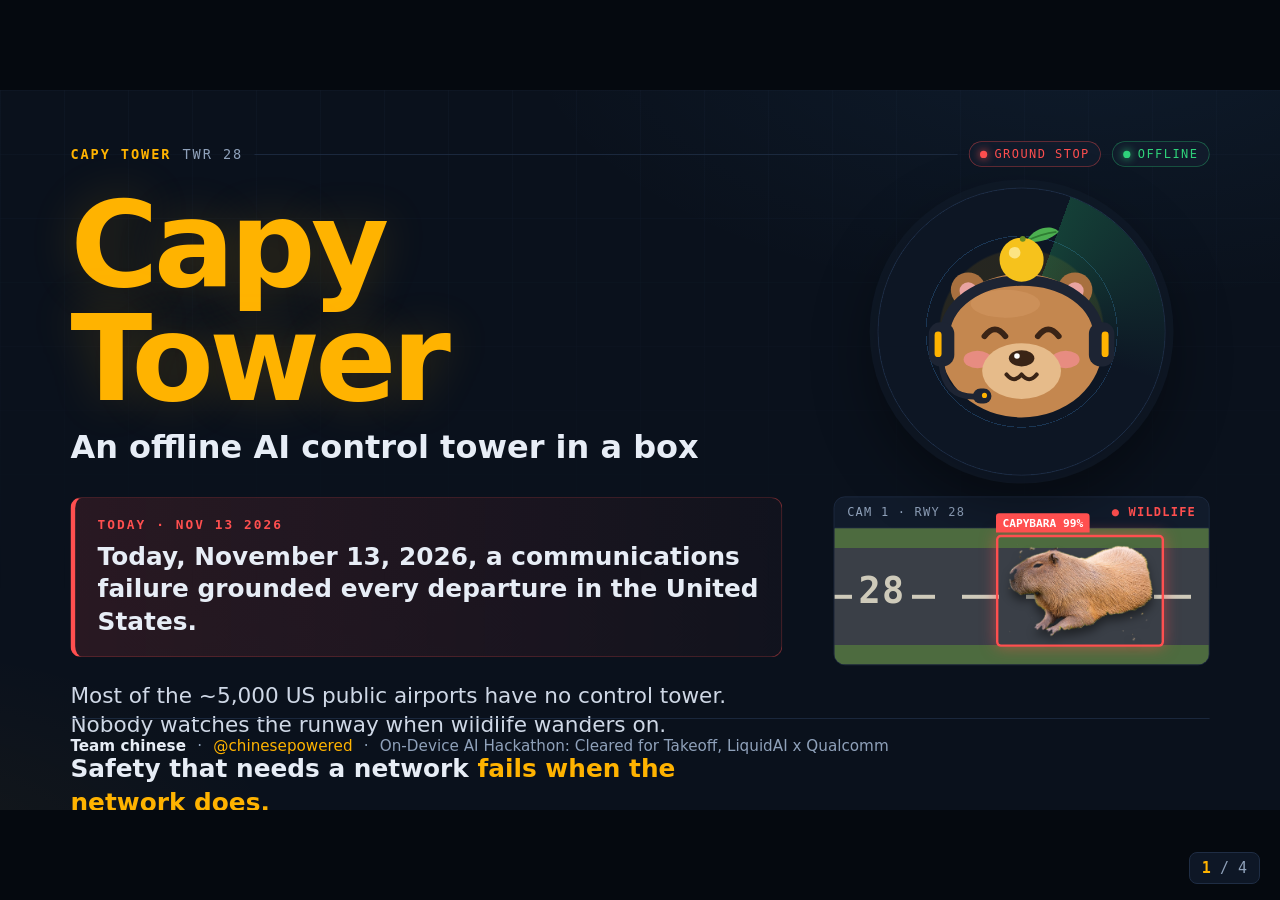
<file: capy_tower/static/slides.html>
<!doctype html>
<html lang="en">
<head>
<meta charset="utf-8">
<meta name="viewport" content="width=device-width, initial-scale=1">
<title>Capy Tower</title>
<style>
:root {
  --bg: #0a111c;
  --panel: #111b2b;
  --panel2: #0d1624;
  --border: #1f2d44;
  --text: #e7edf6;
  --muted: #8fa1ba;
  --amber: #ffb300;
  --green: #2fd27a;
  --red: #ff4f4f;
  --blue: #4aa8ff;
  --sans: system-ui, -apple-system, "Segoe UI", Roboto, sans-serif;
  --mono: ui-monospace, Consolas, "SFMono-Regular", Menlo, monospace;
}
* { box-sizing: border-box; }
html, body {
  margin: 0; height: 100%; background: #05090f; color: var(--text);
  font-family: var(--sans); overflow: hidden;
  -webkit-print-color-adjust: exact; print-color-adjust: exact;
}
.stage {
  position: absolute; left: 50%; top: 50%;
  width: 1600px; height: 900px;
  transform-origin: center center;
  transform: translate(-50%, -50%) scale(var(--s, 1));
}
.slide {
  position: absolute; inset: 0;
  width: 1600px; height: 900px;
  background:
    radial-gradient(1200px 600px at 85% -10%, rgba(74,168,255,0.07), transparent 60%),
    radial-gradient(900px 500px at -10% 110%, rgba(255,179,0,0.05), transparent 60%),
    var(--bg);
  padding: 64px 88px 70px;
  display: none; flex-direction: column;
  overflow: hidden;
}
.slide.active { display: flex; }
.slide::before {
  content: ""; position: absolute; inset: 0; pointer-events: none;
  background-image:
    linear-gradient(rgba(31,45,68,0.35) 1px, transparent 1px),
    linear-gradient(90deg, rgba(31,45,68,0.35) 1px, transparent 1px);
  background-size: 80px 80px;
  mask-image: linear-gradient(180deg, rgba(0,0,0,0.5), transparent 70%);
  -webkit-mask-image: linear-gradient(180deg, rgba(0,0,0,0.5), transparent 70%);
}
.slide > * { position: relative; }

/* top strip */
.strip {
  display: flex; align-items: center; gap: 14px;
  font-family: var(--mono); font-size: 17px; letter-spacing: 0.14em;
  color: var(--muted); text-transform: uppercase;
  margin-bottom: 26px;
}
.strip .brand { color: var(--amber); font-weight: 700; }
.strip .sep { flex: 1; height: 1px; background: var(--border); }
.chip {
  display: inline-flex; align-items: center; gap: 9px;
  padding: 6px 13px; border: 1px solid var(--border); border-radius: 999px;
  background: var(--panel); font-size: 15px; letter-spacing: 0.12em;
}
.dot { width: 9px; height: 9px; border-radius: 50%; background: var(--green); box-shadow: 0 0 10px var(--green); }
.chip.red { color: var(--red); border-color: rgba(255,79,79,0.45); }
.chip.red .dot { background: var(--red); box-shadow: 0 0 10px var(--red); }
.chip.green { color: var(--green); border-color: rgba(47,210,122,0.4); }

h1, h2, p { margin: 0; }
h2 {
  font-size: 64px; line-height: 1.05; font-weight: 800; letter-spacing: -0.02em;
  color: var(--text); margin-bottom: 34px;
}
h2 .a { color: var(--amber); }
.mono { font-family: var(--mono); }
.muted { color: var(--muted); }

/* ---------- slide 1 ---------- */
.s1 { display: grid; grid-template-columns: 1fr 470px; gap: 64px; flex: 1; min-height: 0; }
.s1 .left { display: flex; flex-direction: column; }
.title {
  font-size: 150px; line-height: 0.95; font-weight: 900; letter-spacing: -0.04em;
  color: var(--amber); text-shadow: 0 0 60px rgba(255,179,0,0.18);
}
.subtitle { font-size: 40px; font-weight: 600; color: var(--text); margin-top: 16px; }
.alert {
  margin-top: 40px; padding: 24px 28px; border-radius: 14px;
  background: linear-gradient(90deg, rgba(255,79,79,0.13), rgba(255,79,79,0.03));
  border: 1px solid rgba(255,79,79,0.4); border-left: 6px solid var(--red);
}
.alert .tag {
  font-family: var(--mono); font-size: 16px; letter-spacing: 0.16em; color: var(--red);
  font-weight: 700; margin-bottom: 10px;
}
.alert p { font-size: 31px; line-height: 1.3; font-weight: 650; }
.facts { margin-top: 30px; display: flex; flex-direction: column; gap: 16px; }
.facts p { font-size: 27px; line-height: 1.35; color: #cfd8e6; }
.facts p.punch { font-size: 31px; font-weight: 750; color: var(--text); }
.facts p.punch span { color: var(--amber); }
.s1 .right { display: flex; flex-direction: column; align-items: center; gap: 26px; }
.radar {
  width: 360px; height: 360px; border-radius: 50%; position: relative;
  background:
    radial-gradient(circle, rgba(255,179,0,0.10) 0 40%, transparent 41%),
    repeating-radial-gradient(circle, transparent 0 59px, rgba(74,168,255,0.22) 59px 60px),
    var(--panel2);
  border: 1px solid var(--border);
  box-shadow: 0 0 0 10px rgba(17,27,43,0.6), 0 30px 80px rgba(0,0,0,0.45);
  display: grid; place-items: center;
}
.radar::after {
  content: ""; position: absolute; inset: 0; border-radius: 50%;
  background: conic-gradient(from 20deg, rgba(47,210,122,0.22), transparent 25%);
}
.radar svg { position: relative; z-index: 1; }
.cam {
  width: 100%; border-radius: 14px; overflow: hidden; border: 1px solid var(--border);
  background: var(--panel);
}
.cam .bar {
  display: flex; justify-content: space-between; align-items: center;
  padding: 10px 16px; font-family: var(--mono); font-size: 15px; letter-spacing: 0.1em; color: var(--muted);
  border-bottom: 1px solid var(--border);
}
.cam .bar b { color: var(--red); font-weight: 700; }
.runway {
  height: 170px; position: relative;
  background:
    linear-gradient(180deg, #4d6b3f 0 24px, #3a3f47 24px 146px, #4d6b3f 146px),
    #3a3f47;
}
.runway::before {
  content: ""; position: absolute; left: 0; right: 0; top: 83px; height: 5px;
  background: repeating-linear-gradient(90deg, #e9e3cf 0 46px, transparent 46px 80px);
  opacity: 0.85;
}
.runway .num {
  position: absolute; left: 22px; top: 54px; font-family: var(--mono); font-weight: 800;
  font-size: 46px; color: rgba(233,227,207,0.85); line-height: 1; letter-spacing: 0.04em;
  background: #3a3f47; padding: 0 8px;
}
.runway img { position: absolute; right: 70px; bottom: 30px; height: 120px; filter: drop-shadow(0 8px 6px rgba(0,0,0,0.45)); }
.runway .box {
  position: absolute; right: 56px; bottom: 22px; width: 210px; height: 140px;
  border: 3px solid var(--red); border-radius: 6px; box-shadow: 0 0 18px rgba(255,79,79,0.5);
}
.runway .box span {
  position: absolute; top: -30px; left: -3px; background: var(--red); color: #fff;
  font-family: var(--mono); font-size: 14px; font-weight: 700; padding: 4px 8px; border-radius: 4px 4px 0 0;
  white-space: nowrap;
}

.footer {
  margin-top: auto; padding-top: 22px; border-top: 1px solid var(--border);
  font-size: 19px; color: var(--muted); display: flex; gap: 14px; align-items: center;
}
.footer b { color: var(--text); font-weight: 650; }
.footer .amb { color: var(--amber); }

/* ---------- slide 2 ---------- */
.s2 { display: grid; grid-template-columns: 714px 1fr; gap: 40px; }
.shot {
  width: 714px; height: 510px; border-radius: 16px; overflow: hidden;
  border: 1px solid var(--border); background: var(--panel);
  box-shadow: 0 30px 80px rgba(0,0,0,0.5), 0 0 0 6px rgba(17,27,43,0.7);
  position: relative;
}
.shot img { width: 100%; height: 100%; object-fit: cover; display: block; }
.shot .ph {
  display: none; position: absolute; inset: 0; place-items: center; text-align: center;
  font-family: var(--mono); color: var(--muted); font-size: 22px; line-height: 1.6;
  background:
    repeating-linear-gradient(45deg, transparent 0 18px, rgba(31,45,68,0.35) 18px 19px), var(--panel);
}
.shot .ph b { color: var(--red); display: block; font-size: 28px; letter-spacing: 0.06em; }
.shot.missing img { display: none; }
.shot.missing .ph { display: grid; }
.steps { display: flex; flex-direction: column; gap: 10px; justify-content: space-between; }
.step {
  display: grid; grid-template-columns: 42px 1fr; gap: 16px; align-items: start;
  padding: 11px 16px; border-radius: 12px; background: var(--panel); border: 1px solid var(--border);
}
.step .n {
  width: 42px; height: 42px; border-radius: 9px; display: grid; place-items: center;
  font-family: var(--mono); font-size: 21px; font-weight: 800; color: var(--bg); background: var(--amber);
}
.step:nth-child(2) .n { background: var(--blue); }
.step:nth-child(3) .n { background: var(--red); color: #fff; }
.step:nth-child(4) .n { background: var(--green); }
.step:nth-child(5) .n { background: #c9d4e4; }
.step h3 { margin: 0 0 2px; font-size: 22px; font-weight: 800; }
.step p { font-size: 17.5px; line-height: 1.32; color: #c5d0e0; }
.step p em { font-style: normal; color: var(--amber); }
.quote {
  margin-top: auto; padding: 16px 24px; border-radius: 12px;
  background: rgba(255,179,0,0.07); border: 1px solid rgba(255,179,0,0.35);
  font-family: var(--mono); color: var(--amber); font-size: 28px; font-weight: 700;
  display: flex; align-items: center; gap: 20px;
}
.quote .lbl {
  font-size: 15px; letter-spacing: 0.14em; color: var(--bg); background: var(--amber);
  padding: 6px 10px; border-radius: 6px; font-weight: 800; white-space: nowrap;
}

/* ---------- slide 3 ---------- */
.arch { display: flex; align-items: stretch; gap: 0; margin: 6px 0 44px; }
.node {
  background: var(--panel); border: 1px solid var(--border); border-radius: 12px;
  padding: 14px 12px; text-align: center; display: flex; flex-direction: column; justify-content: center;
  font-size: 20px; font-weight: 750; line-height: 1.2;
}
.node small { display: block; font-size: 14.5px; font-weight: 500; color: var(--muted); margin-top: 6px; font-family: var(--mono); }
.node.cam2 { width: 150px; border-style: dashed; }
.link {
  width: 150px; display: flex; flex-direction: column; justify-content: center; align-items: center;
  font-family: var(--mono); font-size: 14px; color: var(--green); text-align: center; letter-spacing: 0.04em;
  line-height: 1.3; padding: 0 8px;
}
.link .ln { width: 100%; height: 3px; margin: 8px 0; background: var(--green); position: relative; border-radius: 2px; }
.link .ln::after {
  content: ""; position: absolute; right: -2px; top: -6px;
  border-left: 11px solid var(--green); border-top: 7.5px solid transparent; border-bottom: 7.5px solid transparent;
}
.board {
  flex: 1; border: 2px solid var(--amber); border-radius: 16px; padding: 34px 16px 16px; position: relative;
  background: rgba(255,179,0,0.035);
  display: flex; align-items: stretch; gap: 0;
}
.board .bl {
  position: absolute; top: 8px; left: 16px; font-family: var(--mono); font-size: 14px; letter-spacing: 0.14em;
  color: var(--amber); font-weight: 700;
}
.board .node { flex: 1; min-width: 0; font-size: 18.5px; padding: 12px 8px; }
.board .node small { font-size: 13.5px; }
.board .node.cpu { border-top: 4px solid var(--blue); }
.board .node.npu { border-top: 4px solid var(--amber); }
.board .node.code { border-top: 4px solid #c9d4e4; }
.board .node.ok { border-top: 4px solid var(--green); }
.arrow { width: 22px; flex: none; display: grid; place-items: center; color: var(--muted); font-size: 20px; }
.stats { display: grid; grid-template-columns: repeat(3, 1fr); gap: 20px; }
.stat {
  background: var(--panel); border: 1px solid var(--border); border-radius: 14px; padding: 32px 26px;
  display: flex; align-items: center; gap: 22px;
}
.stat .v {
  font-size: 56px; font-weight: 900; letter-spacing: -0.03em; line-height: 1; color: var(--amber);
  font-variant-numeric: tabular-nums; white-space: nowrap; min-width: 170px;
}
.stat .v.g { color: var(--green); }
.stat .v.b { color: var(--blue); }
.stat .d { font-size: 19px; line-height: 1.3; color: #c5d0e0; }
.stat .d b { color: var(--text); }
.measured { margin-top: 14px; font-family: var(--mono); font-size: 14px; letter-spacing: 0.12em; color: var(--muted); }
.sponsors {
  margin-top: auto; padding-top: 18px; border-top: 1px solid var(--border);
  font-size: 18px; color: var(--muted); line-height: 1.5;
}
.sponsors b { color: var(--text); }

/* ---------- slide 4 ---------- */
.cards { display: grid; grid-template-columns: repeat(4, 1fr); gap: 18px; }
.card {
  background: var(--panel); border: 1px solid var(--border); border-radius: 14px; padding: 22px 22px 24px;
  border-top: 4px solid var(--blue);
}
.card:nth-child(1) { border-top-color: var(--red); }
.card:nth-child(2) { border-top-color: var(--amber); }
.card:nth-child(3) { border-top-color: var(--green); }
.card .k { font-family: var(--mono); font-size: 14px; letter-spacing: 0.14em; color: var(--muted); margin-bottom: 10px; }
.card h3 { margin: 0 0 10px; font-size: 27px; line-height: 1.15; font-weight: 800; }
.card p { font-size: 19px; line-height: 1.38; color: #c5d0e0; }
.safety {
  margin-top: 22px; padding: 20px 26px; border-radius: 14px;
  background: rgba(47,210,122,0.07); border: 1px solid rgba(47,210,122,0.35); border-left: 6px solid var(--green);
  font-size: 23px; line-height: 1.4; color: #d6e2ef;
}
.safety b { color: var(--green); }
.next { margin-top: 18px; font-size: 22px; color: #c5d0e0; display: flex; gap: 14px; align-items: baseline; }
.next .lbl {
  font-family: var(--mono); font-size: 15px; letter-spacing: 0.14em; color: var(--blue); font-weight: 800;
  border: 1px solid rgba(74,168,255,0.45); padding: 4px 10px; border-radius: 6px;
}
.close {
  margin-top: auto; display: flex; align-items: center; gap: 34px;
  padding-top: 20px; border-top: 1px solid var(--border);
}
.close .big { font-size: 50px; font-weight: 900; color: var(--amber); letter-spacing: -0.02em; line-height: 1.05; }
.close .url { margin-top: 10px; font-family: var(--mono); font-size: 22px; color: var(--muted); }
.close .url b { color: var(--text); font-weight: 600; }

/* counter + hint */
.counter {
  position: fixed; right: 20px; bottom: 16px; z-index: 5;
  font-family: var(--mono); font-size: 15px; color: var(--muted);
  background: rgba(17,27,43,0.85); border: 1px solid var(--border); border-radius: 8px; padding: 6px 12px;
  user-select: none;
}
.counter b { color: var(--amber); }

@media print {
  @page { size: 1600px 900px; margin: 0; }
  html, body { overflow: visible; height: auto; background: var(--bg); }
  .stage { position: static; transform: none; width: 1600px; height: auto; }
  .slide { position: relative; display: flex !important; page-break-after: always; break-after: page; }
  .slide:last-child { page-break-after: auto; break-after: auto; }
  .counter { display: none; }
}
</style>
</head>
<body>

<svg width="0" height="0" style="position:absolute" aria-hidden="true">
  <defs>
    <symbol id="capy" viewBox="0 0 200 200">
      <!-- ears -->
      <circle cx="54" cy="64" r="15" fill="#a8703f"/>
      <circle cx="54" cy="65" r="7.5" fill="#e9a3a0"/>
      <circle cx="146" cy="64" r="15" fill="#a8703f"/>
      <circle cx="146" cy="65" r="7.5" fill="#e9a3a0"/>
      <!-- head -->
      <ellipse cx="100" cy="112" rx="70" ry="62" fill="#c4874f"/>
      <ellipse cx="86" cy="76" rx="30" ry="12" fill="#d39762" opacity="0.6"/>
      <!-- headset band -->
      <path d="M33 110 C 30 38, 170 38, 167 110" fill="none" stroke="#1d2433" stroke-width="9" stroke-linecap="round"/>
      <!-- yuzu -->
      <path d="M104 22 C 112 8, 128 8, 132 14 C 124 22, 112 24, 104 22 Z" fill="#4caf50"/>
      <path d="M104 22 C 114 17, 122 15, 130 14" fill="none" stroke="#2e7d32" stroke-width="1.5"/>
      <circle cx="100" cy="38" r="19" fill="#f6c21c"/>
      <circle cx="94" cy="32" r="5" fill="#fff3b0" opacity="0.7"/>
      <circle cx="101" cy="20" r="2.5" fill="#6b8e23"/>
      <!-- ear cups -->
      <rect x="20" y="92" width="22" height="38" rx="10" fill="#1d2433"/>
      <rect x="25" y="100" width="6" height="22" rx="3" fill="#ffb300"/>
      <rect x="158" y="92" width="22" height="38" rx="10" fill="#1d2433"/>
      <rect x="169" y="100" width="6" height="22" rx="3" fill="#ffb300"/>
      <!-- eyes: happy closed arcs -->
      <path d="M68 104 Q 77 92 86 104" fill="none" stroke="#3a2416" stroke-width="5" stroke-linecap="round"/>
      <path d="M114 104 Q 123 92 132 104" fill="none" stroke="#3a2416" stroke-width="5" stroke-linecap="round"/>
      <!-- cheeks -->
      <ellipse cx="62" cy="124" rx="12" ry="7.5" fill="#ff8fa3" opacity="0.6"/>
      <ellipse cx="138" cy="124" rx="12" ry="7.5" fill="#ff8fa3" opacity="0.6"/>
      <!-- muzzle -->
      <ellipse cx="100" cy="134" rx="34" ry="24" fill="#e6bb8a"/>
      <!-- nose -->
      <ellipse cx="100" cy="123" rx="11" ry="7" fill="#3a2416"/>
      <circle cx="96" cy="121" r="2.4" fill="#ffffff"/>
      <!-- w mouth -->
      <path d="M87 137 Q 93.5 145 100 137 Q 106.5 145 113 137" fill="none" stroke="#3a2416" stroke-width="3.5" stroke-linecap="round" stroke-linejoin="round"/>
      <!-- mic -->
      <path d="M31 128 Q 34 158 62 156" fill="none" stroke="#1d2433" stroke-width="5" stroke-linecap="round"/>
      <rect x="58" y="149" width="16" height="13" rx="6.5" fill="#1d2433"/>
      <circle cx="68" cy="155" r="2.2" fill="#ffb300"/>
    </symbol>
  </defs>
</svg>

<div class="stage" id="stage">

  <!-- ===== Slide 1 ===== -->
  <section class="slide" data-n="1">
    <div class="strip">
      <span class="brand">Capy Tower</span><span>TWR 28</span><span class="sep"></span>
      <span class="chip red"><span class="dot"></span>Ground stop</span>
      <span class="chip green"><span class="dot"></span>Offline</span>
    </div>
    <div class="s1">
      <div class="left">
        <h1 class="title">Capy Tower</h1>
        <p class="subtitle">An offline AI control tower in a box</p>
        <div class="alert">
          <div class="tag">TODAY · NOV 13 2026</div>
          <p>Today, November 13, 2026, a communications failure grounded every departure in the United States.</p>
        </div>
        <div class="facts">
          <p>Most of the ~5,000 US public airports have no control tower. Nobody watches the runway when wildlife wanders on.</p>
          <p class="punch">Safety that needs a network <span>fails when the network does.</span></p>
        </div>
      </div>
      <div class="right">
        <div class="radar"><svg width="290" height="290" aria-label="Capy mascot"><use href="#capy"/></svg></div>
        <div class="cam">
          <div class="bar"><span>CAM 1 · RWY 28</span><b>● WILDLIFE</b></div>
          <div class="runway">
            <span class="num">28</span>
            <img src="img/capybara.png" alt="Capybara">
            <div class="box"><span>CAPYBARA 99%</span></div>
          </div>
        </div>
      </div>
    </div>
    <div class="footer">
      <b>Team chinese</b><span>·</span><span class="amb">@chinesepowered</span><span>·</span>
      <span>On-Device AI Hackathon: Cleared for Takeoff, LiquidAI x Qualcomm</span>
    </div>
  </section>

  <!-- ===== Slide 2 ===== -->
  <section class="slide" data-n="2">
    <div class="strip"><span class="brand">Capy Tower</span><span>How it works</span><span class="sep"></span>
      <span class="chip green"><span class="dot"></span>All on the board</span></div>
    <h2>Watch. Decide. Act. Talk. <span class="a">All on the board.</span></h2>
    <div class="s2">
      <div class="shot" id="shot">
        <img src="img/screenshot.png" alt="Tower screen: RUNWAY 28 CLOSED, a capybara on the runway"
             onerror="this.parentNode.classList.add('missing')">
        <div class="ph"><div><b>RUNWAY 28 CLOSED</b>A CAPYBARA ON THE RUNWAY<br><span style="font-size:17px">tower screen screenshot</span></div></div>
      </div>
      <div class="steps">
        <div class="step"><div class="n">1</div><div><h3>Watch</h3><p>Camera frames. A change gate skips quiet frames.</p></div></div>
        <div class="step"><div class="n">2</div><div><h3>Decide</h3><p>LiquidAI d1-2B: <em>"is anything on the runway, and what?"</em> One forward pass, zero output tokens.</p></div></div>
        <div class="step"><div class="n">3</div><div><h3>Act</h3><p>Code picks from 10 allowlisted actions: go around, close runway, hold short, dispatch wildlife crew...</p></div></div>
        <div class="step"><div class="n">4</div><div><h3>Talk</h3><p>LiquidAI LFM3-1.7B on the Hexagon NPU writes FAA-style radio calls, checked before sending.</p></div></div>
        <div class="step"><div class="n">5</div><div><h3>Recover</h3><p>Runway reopens, waiting traffic cleared automatically.</p></div></div>
      </div>
    </div>
    <div class="quote"><span class="lbl">TWR 28 ▸</span><span>"Cirrus seven-charlie-papa, go around, capybara on the runway."</span></div>
  </section>

  <!-- ===== Slide 3 ===== -->
  <section class="slide" data-n="3">
    <div class="strip"><span class="brand">Capy Tower</span><span>The stack</span><span class="sep"></span>
      <span class="chip green"><span class="dot"></span>0 network calls</span></div>
    <h2 style="font-size:54px">Qualcomm Dragonwing IQ-9075 <span class="muted" style="font-weight:500">x</span> <span class="a">LiquidAI LFM3</span></h2>
    <div class="arch">
      <div class="node cam2">Camera<small>laptop, sensor only</small></div>
      <div class="link"><span>USB-C link</span><div class="ln"></div><span>no internet</span></div>
      <div class="board">
        <span class="bl">DRAGONWING IQ-9075 BOARD</span>
        <div class="node code">Change gate<small>skip quiet frames</small></div>
        <div class="arrow">▸</div>
        <div class="node cpu">d1-2B<small>on CPU</small></div>
        <div class="arrow">▸</div>
        <div class="node code">Tower policy<small>code</small></div>
        <div class="arrow">▸</div>
        <div class="node npu">LFM3-1.7B<small>Hexagon NPU via GenieX</small></div>
        <div class="arrow">▸</div>
        <div class="node ok">Safety check<small>enforced</small></div>
        <div class="arrow">▸</div>
        <div class="node code">Radio + JSONL log<small>every call kept</small></div>
      </div>
    </div>
    <div class="stats">
      <div class="stat"><div class="v b">7.6 s</div><div class="d"><b>d1-2B decision</b><br>on CPU (fp32)</div></div>
      <div class="stat"><div class="v">0.61 s</div><div class="d"><b>LFM3-1.7B radio call</b><br>on NPU (18 tokens)</div></div>
      <div class="stat"><div class="v">99%</div><div class="d"><b>d1 confidence</b> on the capybara<br>(empty runway: 5%)</div></div>
      <div class="stat"><div class="v g">11 / 11</div><div class="d">generated calls <b>passed the safety check</b> offline</div></div>
      <div class="stat"><div class="v b">12 GB</div><div class="d">of 36 GB memory</div></div>
      <div class="stat"><div class="v g">0</div><div class="d"><b>network calls</b><br>(Wi-Fi off, no route)</div></div>
    </div>
    <div class="measured">ALL NUMBERS MEASURED ON THE BOARD</div>
    <div class="sponsors">
      <b>Qualcomm:</b> IQ-9075, Hexagon NPU via GenieX v0.10.0, CPU, USB-C gadget link.
      &nbsp; <b>LiquidAI:</b> LFM3-1.7B Q4_0, d1-2B.
    </div>
  </section>

  <!-- ===== Slide 4 ===== -->
  <section class="slide" data-n="4">
    <div class="strip"><span class="brand">Capy Tower</span><span>Why edge</span><span class="sep"></span>
      <span class="chip green"><span class="dot"></span>Offline</span></div>
    <h2>Why not a <span class="a">cloud API call?</span></h2>
    <div class="cards">
      <div class="card"><div class="k">01</div><h3>The network is the failure mode</h3><p>The FAA ground stop started with a communications failure.</p></div>
      <div class="card"><div class="k">02</div><h3>Seconds matter</h3><p>A go-around cannot wait for a round trip or an outage.</p></div>
      <div class="card"><div class="k">03</div><h3>Zero marginal cost</h3><p>Watching all day at thousands of airfields costs nothing extra.</p></div>
      <div class="card"><div class="k">04</div><h3>Private by default</h3><p>Runway video never leaves the airfield.</p></div>
    </div>
    <div class="safety"><b>Safety by design: the language model never decides.</b> Code picks every instruction; LFM3 only phrases it, and a checker enforces it. Fail safe, allowlisted actions, everything logged.</div>
    <div class="next"><span class="lbl">NEXT</span><span>d1 on the NPU (ZETIC d1-2B-IQ9), a real outdoor camera, spoken calls with LFM3-Audio.</span></div>
    <div class="close">
      <svg width="170" height="170" aria-label="Capy mascot" style="flex:none"><use href="#capy"/></svg>
      <div>
        <div class="big">When the network goes down, Capy stays chill.</div>
        <div class="url"><b>github.com/chinesepowered/hack-liquid</b> · Team chinese · @chinesepowered</div>
      </div>
    </div>
  </section>

</div>

<div class="counter" id="counter"><b>1</b> / 4</div>

<script>
(function () {
  var slides = Array.prototype.slice.call(document.querySelectorAll('.slide'));
  var stage = document.getElementById('stage');
  var counter = document.getElementById('counter');
  var cur = 0;

  function fit() {
    var s = Math.min(window.innerWidth / 1600, window.innerHeight / 900);
    stage.style.setProperty('--s', s);
  }

  function show(i, push) {
    i = Math.max(0, Math.min(slides.length - 1, i));
    cur = i;
    slides.forEach(function (el, k) { el.classList.toggle('active', k === i); });
    counter.innerHTML = '<b>' + (i + 1) + '</b> / ' + slides.length;
    var h = '#' + (i + 1);
    if (location.hash !== h) {
      if (history.replaceState) history.replaceState(null, '', h);
      else location.hash = h;
    }
  }

  function fromHash() {
    var n = parseInt((location.hash || '').replace('#', ''), 10);
    return isNaN(n) ? 0 : n - 1;
  }

  document.addEventListener('keydown', function (e) {
    var k = e.key;
    if (k === 'ArrowRight' || k === ' ' || k === 'Spacebar' || k === 'PageDown' || k === 'ArrowDown') { e.preventDefault(); show(cur + 1); }
    else if (k === 'ArrowLeft' || k === 'PageUp' || k === 'ArrowUp') { e.preventDefault(); show(cur - 1); }
    else if (k === 'Home') { e.preventDefault(); show(0); }
    else if (k === 'End') { e.preventDefault(); show(slides.length - 1); }
  });

  document.addEventListener('click', function (e) {
    if (e.target.closest && e.target.closest('a')) return;
    if (e.clientX > window.innerWidth / 2) show(cur + 1); else show(cur - 1);
  });

  window.addEventListener('hashchange', function () { show(fromHash()); });
  window.addEventListener('resize', fit);
  fit();
  show(fromHash());
})();
</script>
</body>
</html>
</file>
